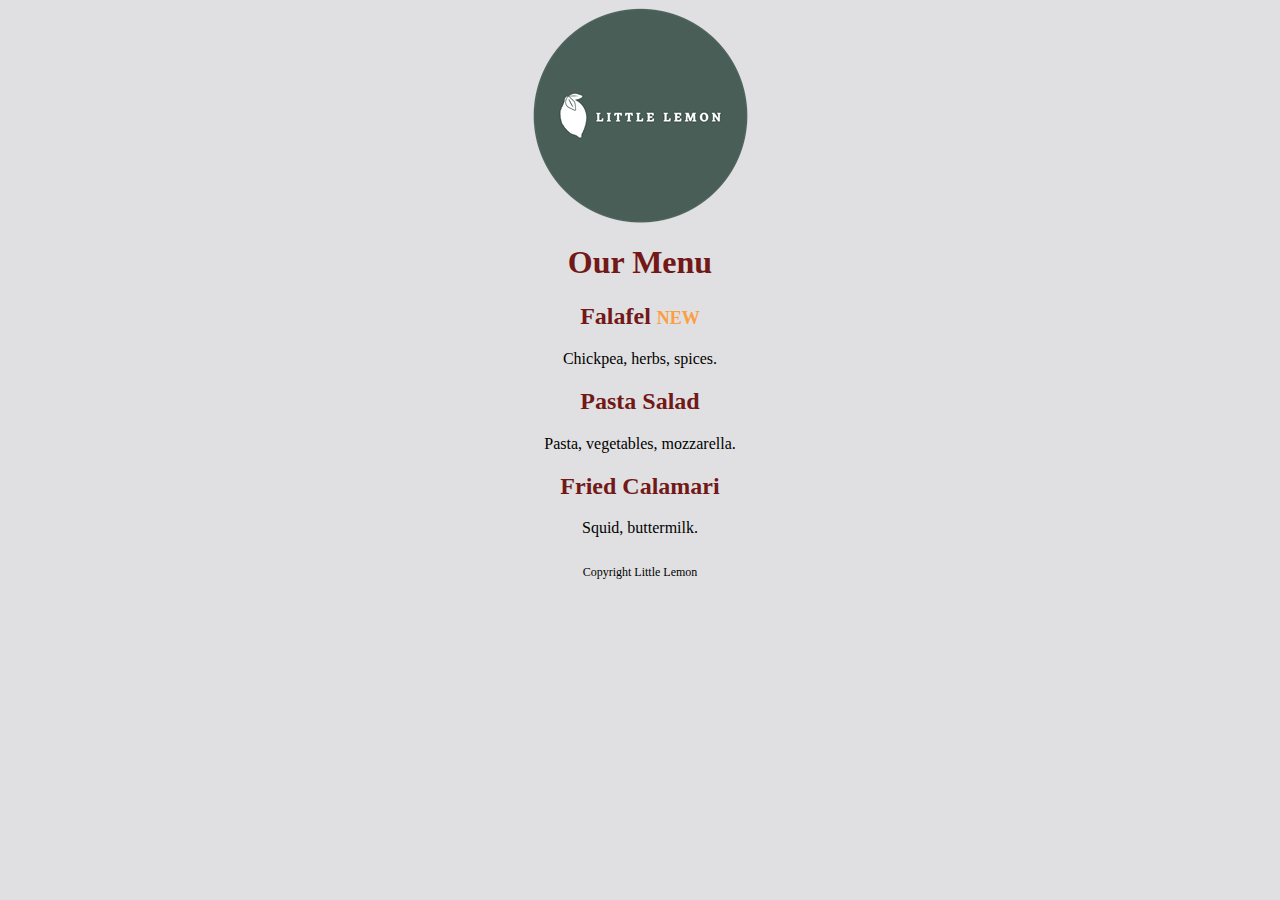
<file: C1-introduction-to-front-end-development/week2/C1W2A2-styling-a-page/index.html>
<!DOCTYPE html>
<html>
<head>
    <title>Little Lemon</title>
    <link rel="stylesheet" href="styles.css">
</head>
<body>
    <div>
        <img src="logo.png" id="logo">
    </div>
    <div class="center-text">
        <h1>Our Menu</h1>
        <h2>Falafel <span>NEW</span></h2>
        <p>Chickpea, herbs, spices.</p>
        <h2>Pasta Salad</h2>
        <p>Pasta, vegetables, mozzarella.</p>
        <h2>Fried Calamari</h2>
        <p>Squid, buttermilk.</p>
    </div>
    <div class="center-text">
        <p id="copyright">
            Copyright Little Lemon
        </p>
    </div>
</body>
</html>
</file>
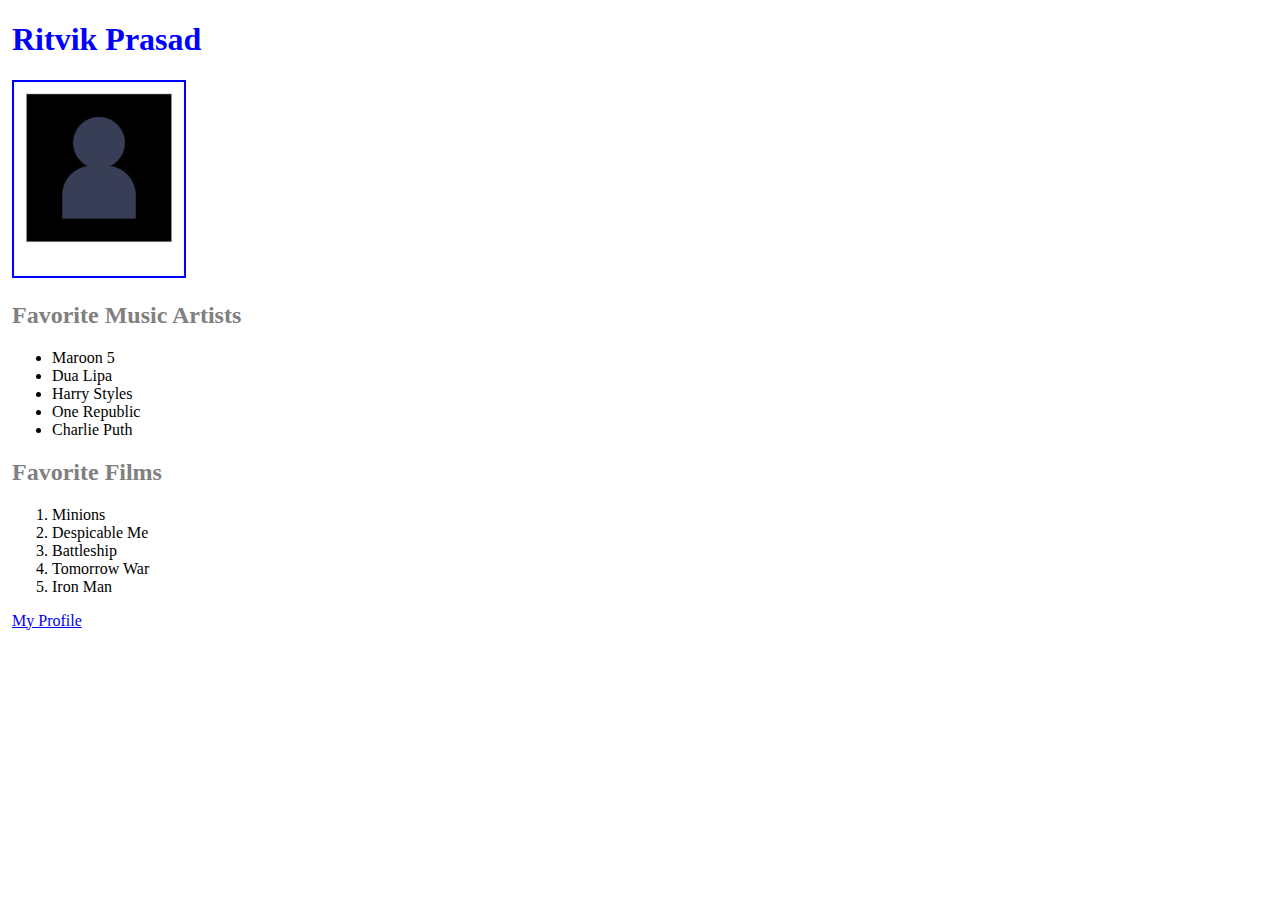
<file: C1-introduction-to-front-end-development/week2/C1W2A3-create-and-style-a-webpage/index.html>
<!DOCTYPE html>
<html lang="en">

<head>
    <meta charset="UTF-8">
    <meta http-equiv="X-UA-Compatible" content="IE=edge">
    <meta name="viewport" content="width=device-width, initial-scale=1.0">
    <title>Ritvik</title>
    <link rel="stylesheet" href="styles.css">
</head>

<body>
    <div>
        <h1>Ritvik Prasad</h1>
    </div>
    <div>
        <img src="photo.jpg" alt="image" id="photo">
    </div>
    <div>
        <h2 id="artists">Favorite Music Artists</h2>
        <ul>
            <li>Maroon 5</li>
            <li>Dua Lipa</li>
            <li>Harry Styles</li>
            <li>One Republic</li>
            <li>Charlie Puth</li>
        </ul>
    </div>
    <div>
        <h2 id="films">Favorite Films</h2>
        <ol>
            <li>Minions</li>
            <li>Despicable Me</li>
            <li>Battleship</li>
            <li>Tomorrow War</li>
            <li>Iron Man</li>
        </ol>
    </div>
    <div>
        <a href="https://www.meta.com/">My Profile</a>
    </div>
</body>

</html>
</file>
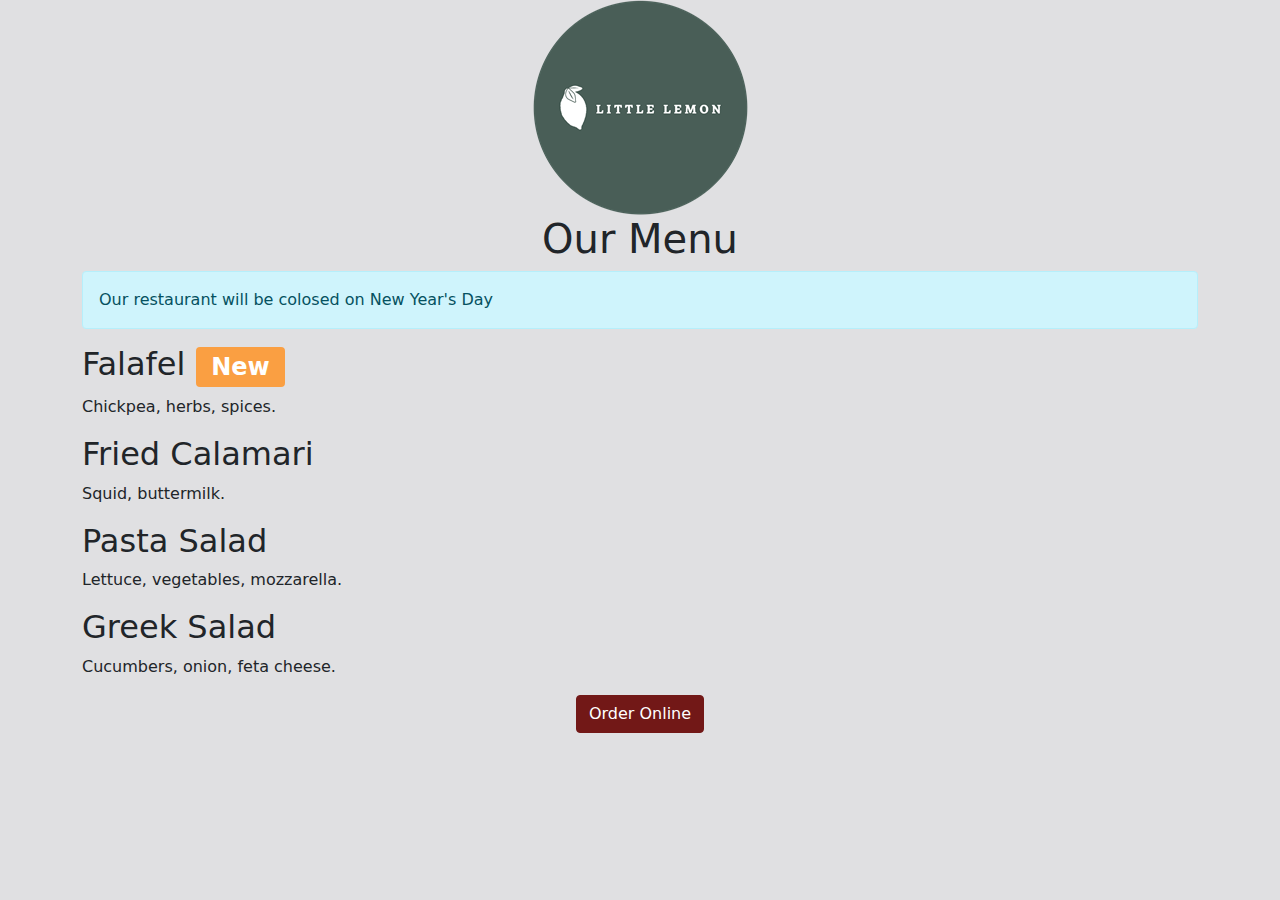
<file: C1-introduction-to-front-end-development/week3/lab1-working-with-bootstrap-grid/index.html>
<!DOCTYPE html>
<html>

<head>
    <title>Little Lemon</title>
    <link href="bootstrap.min.css" rel="stylesheet">
</head>

<body>
    <div class="container">
        <div class="row">
            <div class="col-12">
                <div class="text-center">
                    <img src="logo.png" class="img-fluid">
                </div>
            </div>
        </div>
        <div class="row">
            <div class="col-12">
                <div class="text-center">
                    <h1>Our Menu</h1>
                </div>
                <div class="alert alert-info" role="alert">
                    Our restaurant will be colosed on New Year's Day
                </div>
            </div>
        </div>
        <div class="col-12 col-lg-6">
            <h2>Falafel <span class="badge bg-secondary">New</span></h2>
            <p>Chickpea, herbs, spices.</p>
            <h2>Fried Calamari</h2>
            <p>Squid, buttermilk.</p>
        </div>
        <div class="col-12 col-lg-6">
            <h2>Pasta Salad</h2>
            <p>Lettuce, vegetables, mozzarella.</p>
            <h2>Greek Salad</h2>
            <p>Cucumbers, onion, feta cheese.</p>
        </div>
        <div class="col-12">
            <div class="text-center">
                <button type="button" class="btn btn-primary">Order Online</button>
            </div>
        </div>
    </div>

    <script src="bootstrap.bundle.min.js"></script>
</body>

</html>
</file>
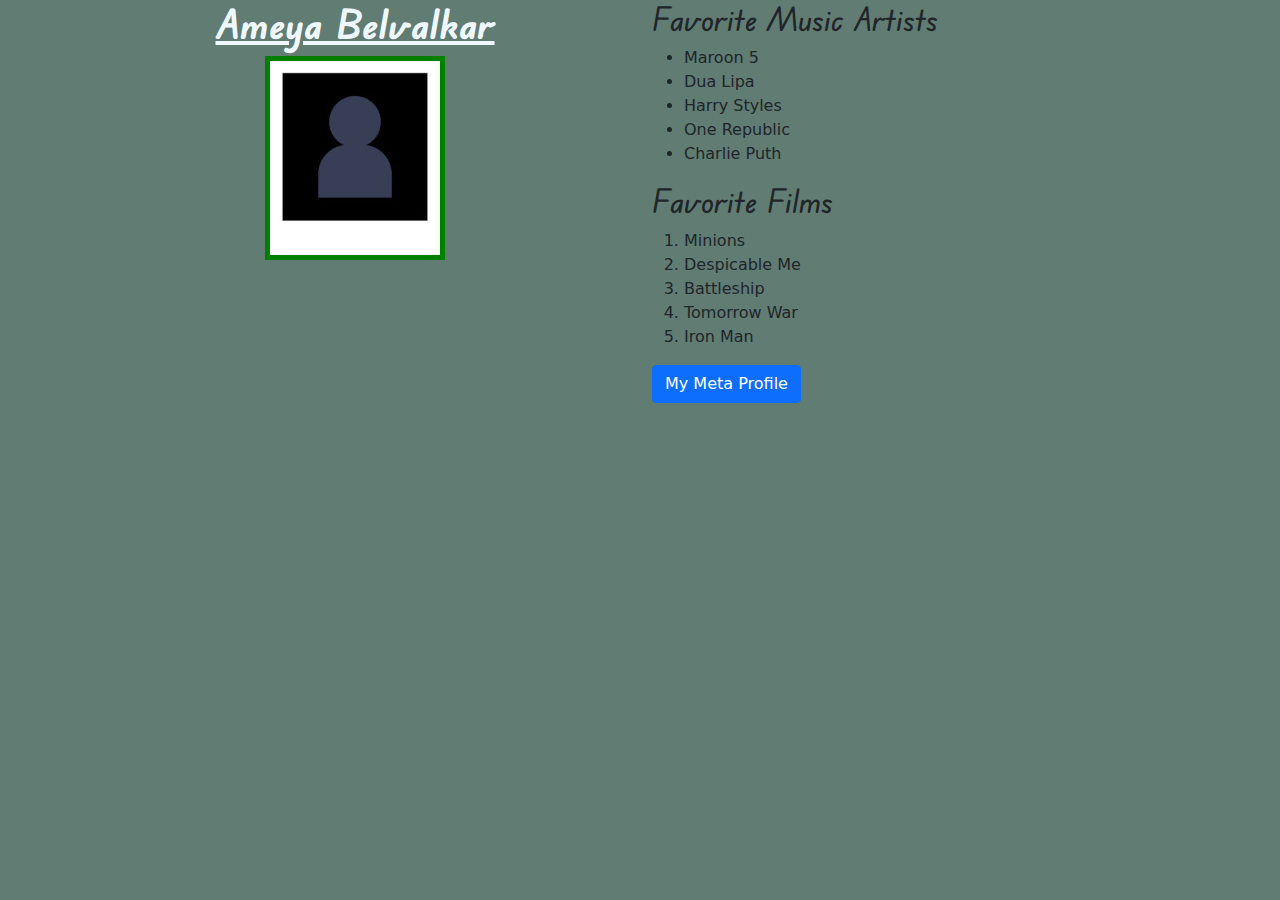
<file: C1-introduction-to-front-end-development/week4/lab-improve-webpage-with-bootstrap/index.html>
<!DOCTYPE html>
<html>

<head>
    <title>My Bio Page</title>
    <link href="bootstrap.min.css" rel="stylesheet">
    <link rel="stylesheet" href="style.css">
    <link rel="preconnect" href="https://fonts.googleapis.com">
    <link rel="preconnect" href="https://fonts.gstatic.com" crossorigin>
    <link href="https://fonts.googleapis.com/css2?family=Edu+TAS+Beginner:wght@700&family=Edu+VIC+WA+NT+Beginner&display=swap" rel="stylesheet">
</head>

<body>
    <div class="container">
        <div class="row">
            <div id="bio" class="col-12 col-lg-6 text-center">
                <h1>Ameya Belvalkar</h1>
                <img src="photo.jpg" class="img-fluid">
            </div>
            <div id="more" class="col-12 col-lg-6">
                <h2 id="artists">Favorite Music Artists</h2>
                <ul>
                    <li>Maroon 5</li>
                    <li>Dua Lipa</li>
                    <li>Harry Styles</li>
                    <li>One Republic</li>
                    <li>Charlie Puth</li>
                </ul>
                <h2 id="films">Favorite Films</h2>
                <ol>
                    <li>Minions</li>
                    <li>Despicable Me</li>
                    <li>Battleship</li>
                    <li>Tomorrow War</li>
                    <li>Iron Man</li>
                </ol>
                <a href="https://www.meta.com/" class="btn btn-primary">My Meta Profile</a>
            </div>
        </div>
    </div>
    <script src="bootstrap.bundle.min.js"></script>
</body>

</html>
</file>
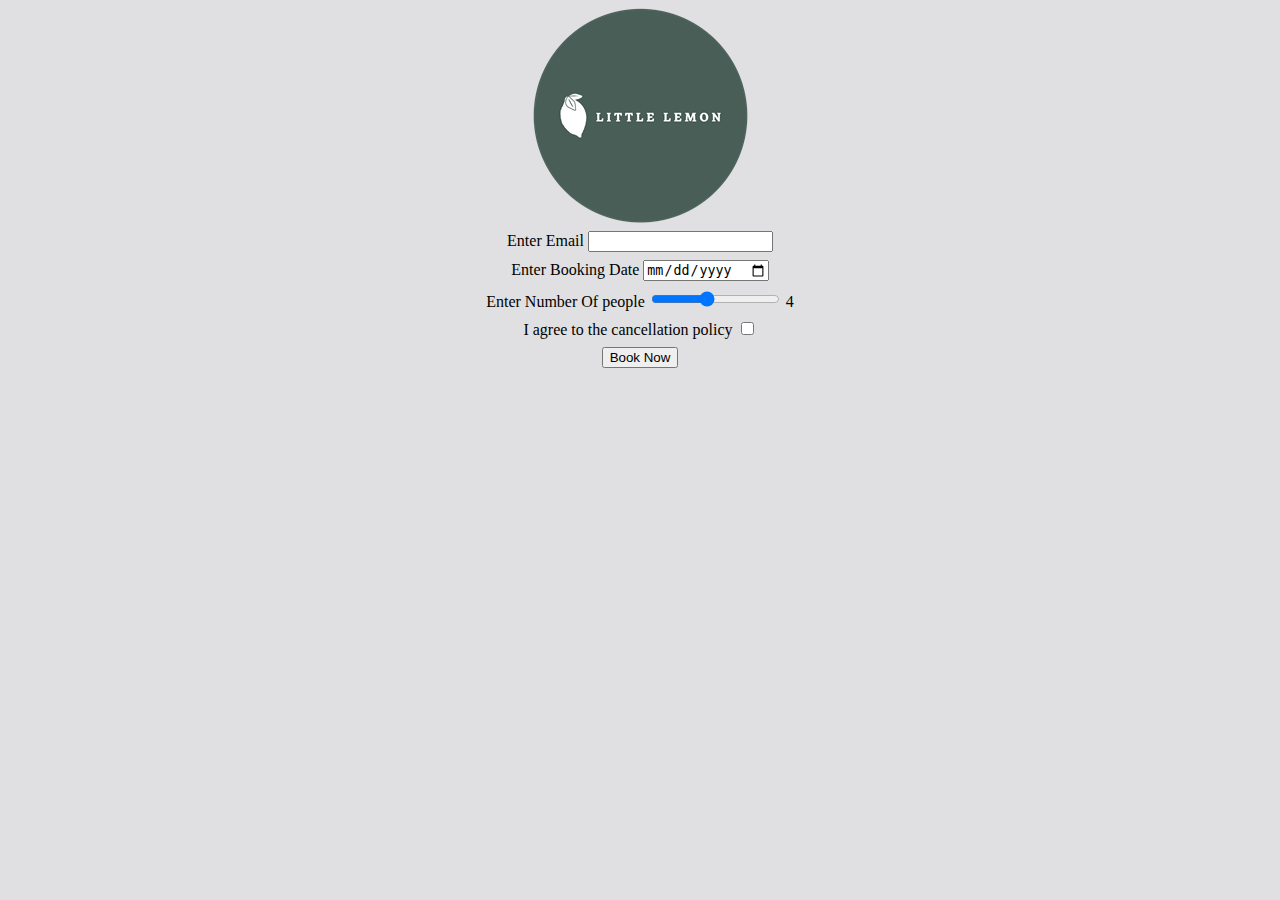
<file: C4-HTML-and-CSS-in-depth/week1/lab-create-a-complex-form/index.html>
<!DOCTYPE html>
<html lang="en">

<head>
    <title>Little Lemon</title>

    <meta property="og:title" content="Our Menu">
    <meta property="og:type" content="website">
    <meta property="og:image" content="logo.png">
    <meta property="og:url" content="https://littlelemon/">
    <meta property="og:description" content="Little Lemon is a family-owned Mediterranean restaurant, focused on traditional recipes served with a modern twist.">
    <meta property="og:locale" content="en_US">
    <meta property="og:site_name" content="Little Lemon">

    <link rel="stylesheet" href="styles.css">
</head>

<body>
    <header>
        <img src="logo.png">
    </header>
    <main>
        <form method="post">

            <div>
                <label for="email">Enter Email</label>
                <input type="email" name="email" id="email">
            </div>
            <div>
                <label for="dob">Enter Booking Date</label>
                <input type="date" name="date_of_booking" id="dob">
            </div>
            <div>
                <label for="nop">Enter Number Of people</label>
                <input type="range" name="no_of_people" id="nop" min="1" max="8" value="4" oninput="this.nextElementSibling.value = this.value">
                <output>4</output>
            </div>
            <div>
                <label for="pol">I agree to the cancellation policy</label>
                <input type="checkbox" name="policy" id="pol">
            </div>
            <button type="submit">Book Now</button>
        </form>
    </main>
</body>

</html>
</file>
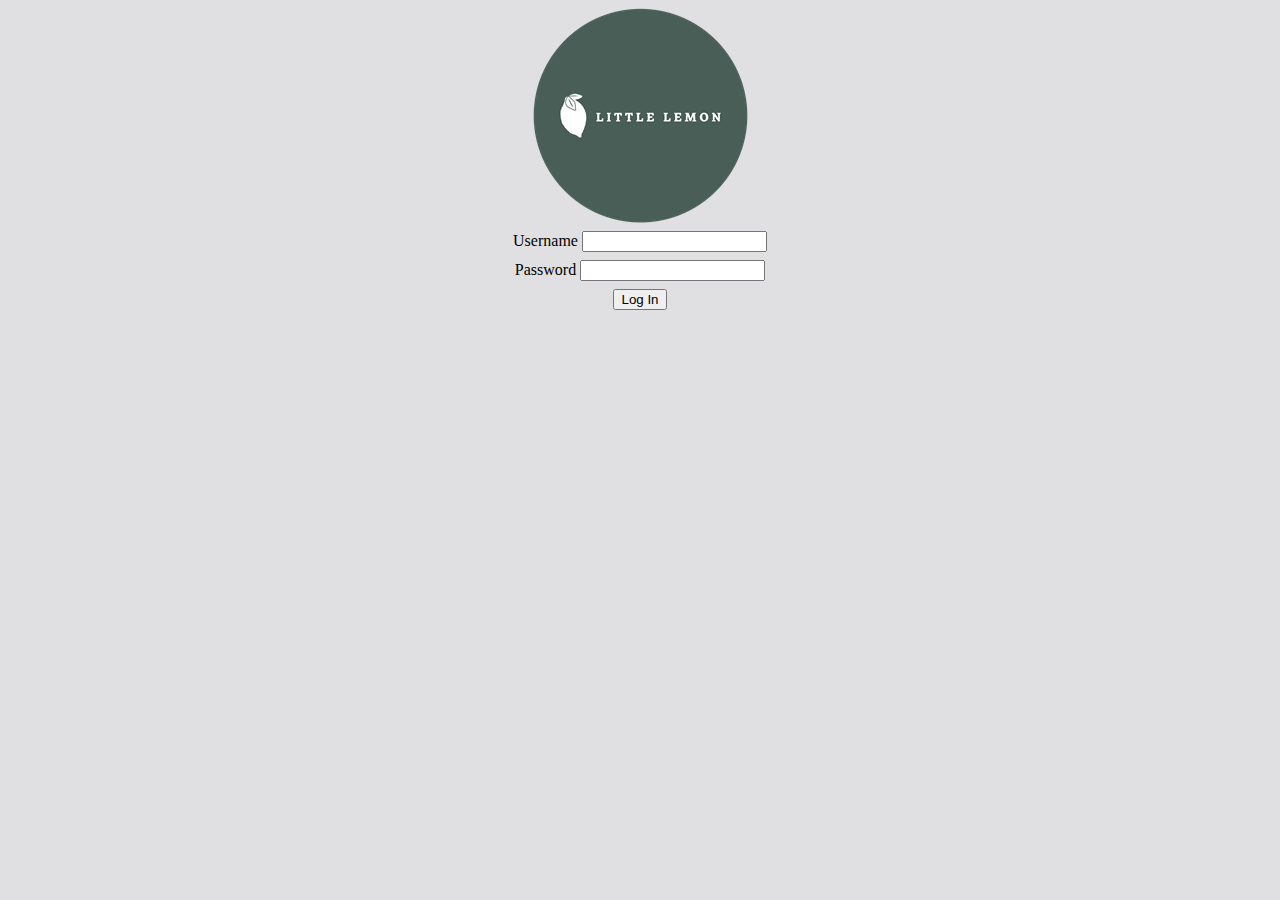
<file: C4-HTML-and-CSS-in-depth/week1/lab-create-and-test-a-form/index.html>
<!DOCTYPE html>
<html lang="en">

<head>
    <title>Little Lemon</title>

    <meta property="og:title" content="Our Menu">
    <meta property="og:type" content="website">
    <meta property="og:image" content="logo.png">
    <meta property="og:url" content="https://littlelemon/">
    <meta property="og:description" content="Little Lemon is a family-owned Mediterranean restaurant, focused on traditional recipes served with a modern twist.">
    <meta property="og:locale" content="en_US">
    <meta property="og:site_name" content="Little Lemon">

    <link rel="stylesheet" href="styles.css">
</head>

<body>
    <header>
        <img src="logo.png">
    </header>
    <main>
        <form action="POST" method="post">
            <div>
                <label for="username">Username</label>
                <input type="text" name="username" id="username" required minlength="2">
            </div>
            <div>
                <label for="passwd">Password</label>
                <input type="password" name="password" id="passwd" required minlength="2">
            </div>
            <button type="submit">Log In</button>
        </form>
    </main>
</body>

</html>
</file>
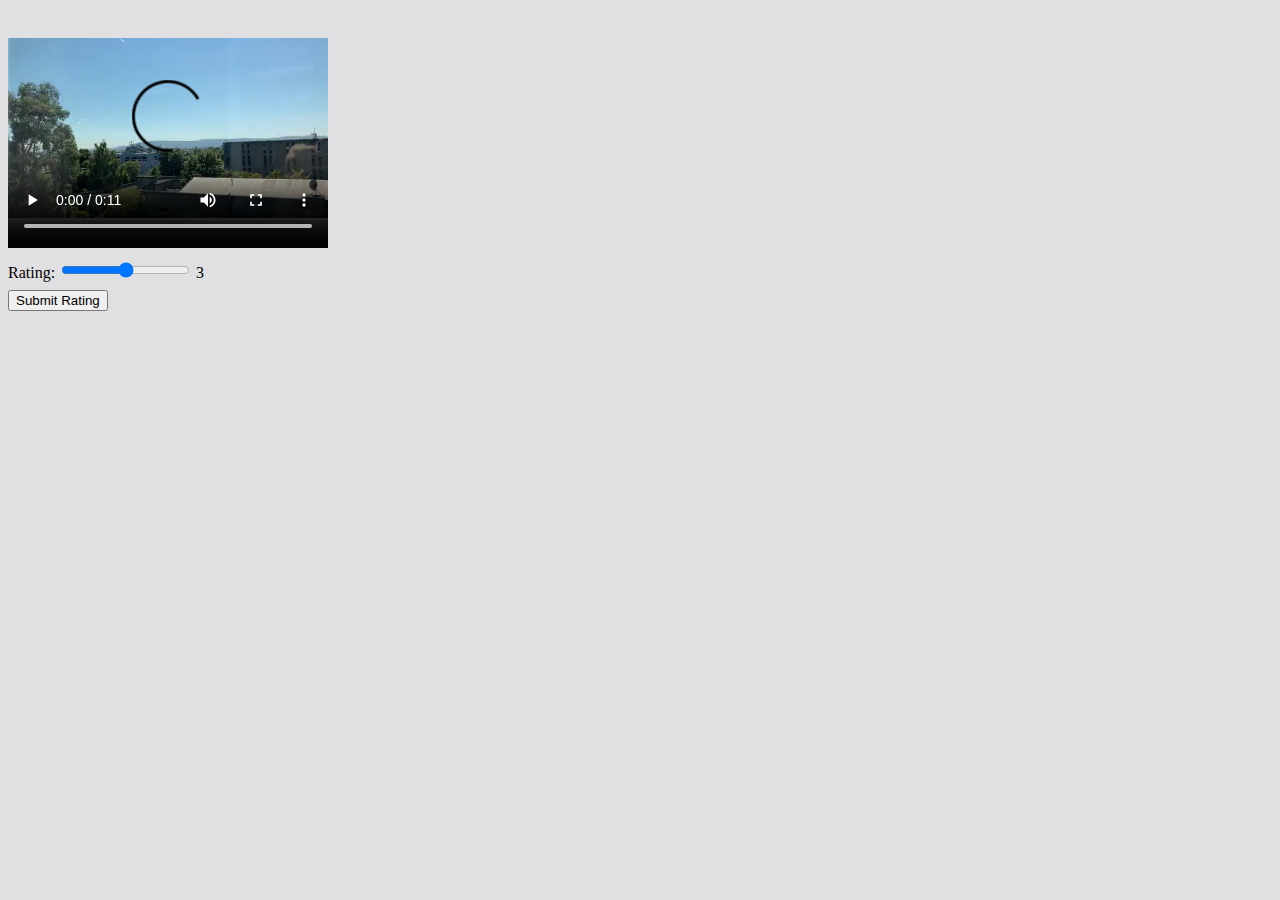
<file: C4-HTML-and-CSS-in-depth/week1/lab-rate-the-media/index.html>
<!DOCTYPE html>
<html lang="en">

<head>
    <title>My Video Rating</title>

    <link rel="stylesheet" href="styles.css">
</head>

<body>
    <video src="video.mp4" controls width="320" height="240" type="video/mp4"></video>
    <form method="post">
        <div>
            <label for="rating">Rating:</label>
            <input type="range" name="rating" id="rating" min="1" max="5" value="3" oninput="this.nextElementSibling.value = this.value">
            <output>3</output>
        </div>
        <button type="submit">Submit Rating</button>
    </form>
</body>

</html>
</file>
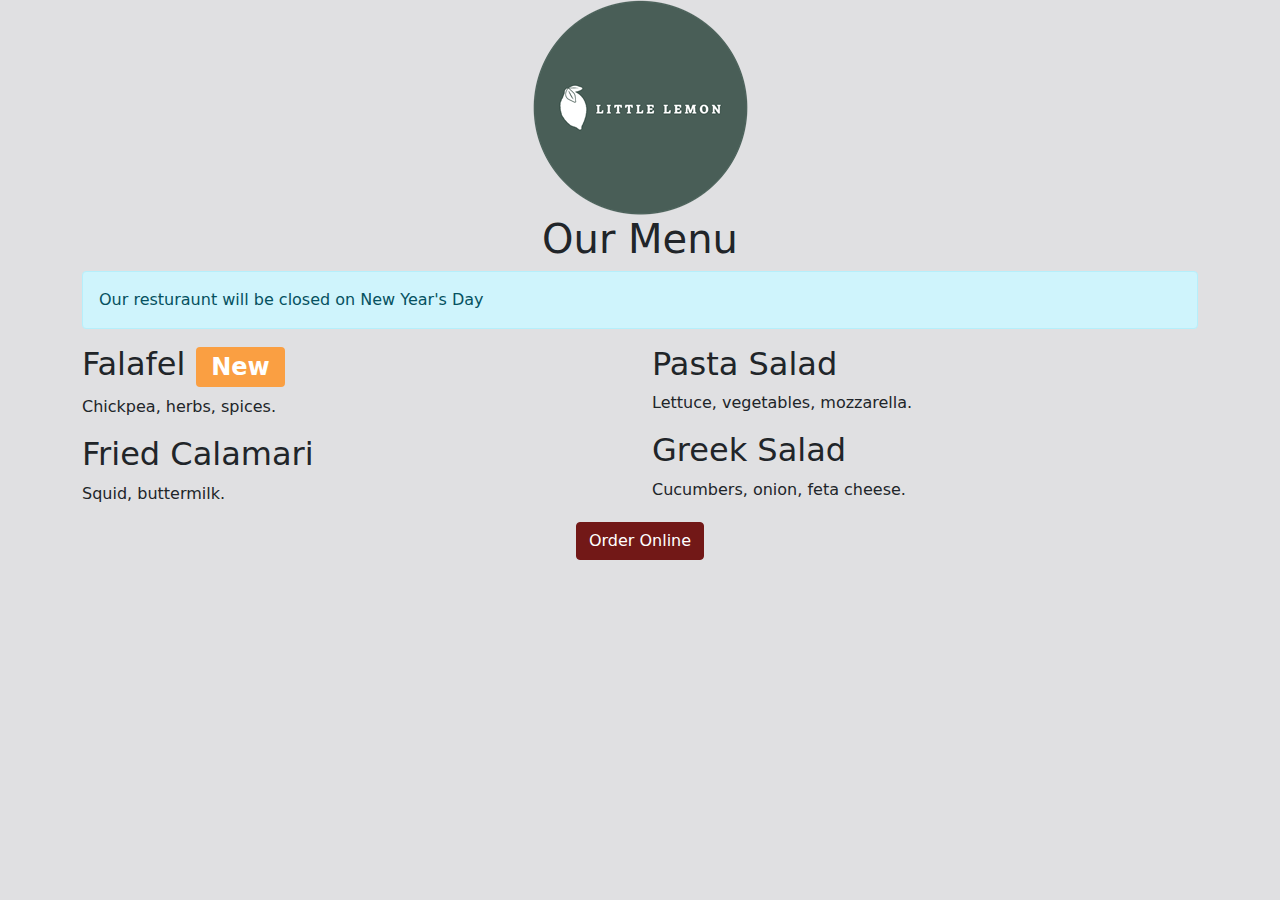
<file: C1-introduction-to-front-end-development/week1/q-examine-the-page/site/index.html>
<!DOCTYPE html>
<html>
<head>
    <title>Little Lemon</title>
    <link href="bootstrap.min.css" rel="stylesheet">
</head>
<body>
    <div class="container">
        <div class="row">
            <div class="col-12">
                <div class="text-center">
                    <img src="logo.png" class="img-fluid" id="logo1">
                </div>
            </div>
        </div>
        <div class="row">
            <div class="col-12">
                <div class="text-center">
                    <h1 id="menu">Our Menu</h1>
                </div>
                <div class="alert alert-info" role="alert">
                    Our resturaunt will be closed on New Year's Day
                </div>
            </div>
        </div>
        <div class="row">
            <div class="col-12 col-lg-6">
                <h2>Falafel <span class="badge bg-secondary">New</span></h2>
                <p>Chickpea, herbs, spices.</p>
                <h2>Fried Calamari</h2>
                <p>Squid, buttermilk.</p>
            </div>
            <div class="col-12 col-lg-6">
                <h2>Pasta Salad</h2>
                <p>Lettuce, vegetables, mozzarella.</p>
                <h2>Greek Salad</h2>
                <p>Cucumbers, onion, feta cheese.</p>
            </div>
        </div>
        <div class="row">
            <div class="col-12">
                <div class="text-center">
                    <button type="button" class="btn btn-primary">Order Online</button>
                </div>
            </div>
        </div>
    </div>
    <script src="bootstrap.bundle.min.js"></script>
</body>
</html>
</file>
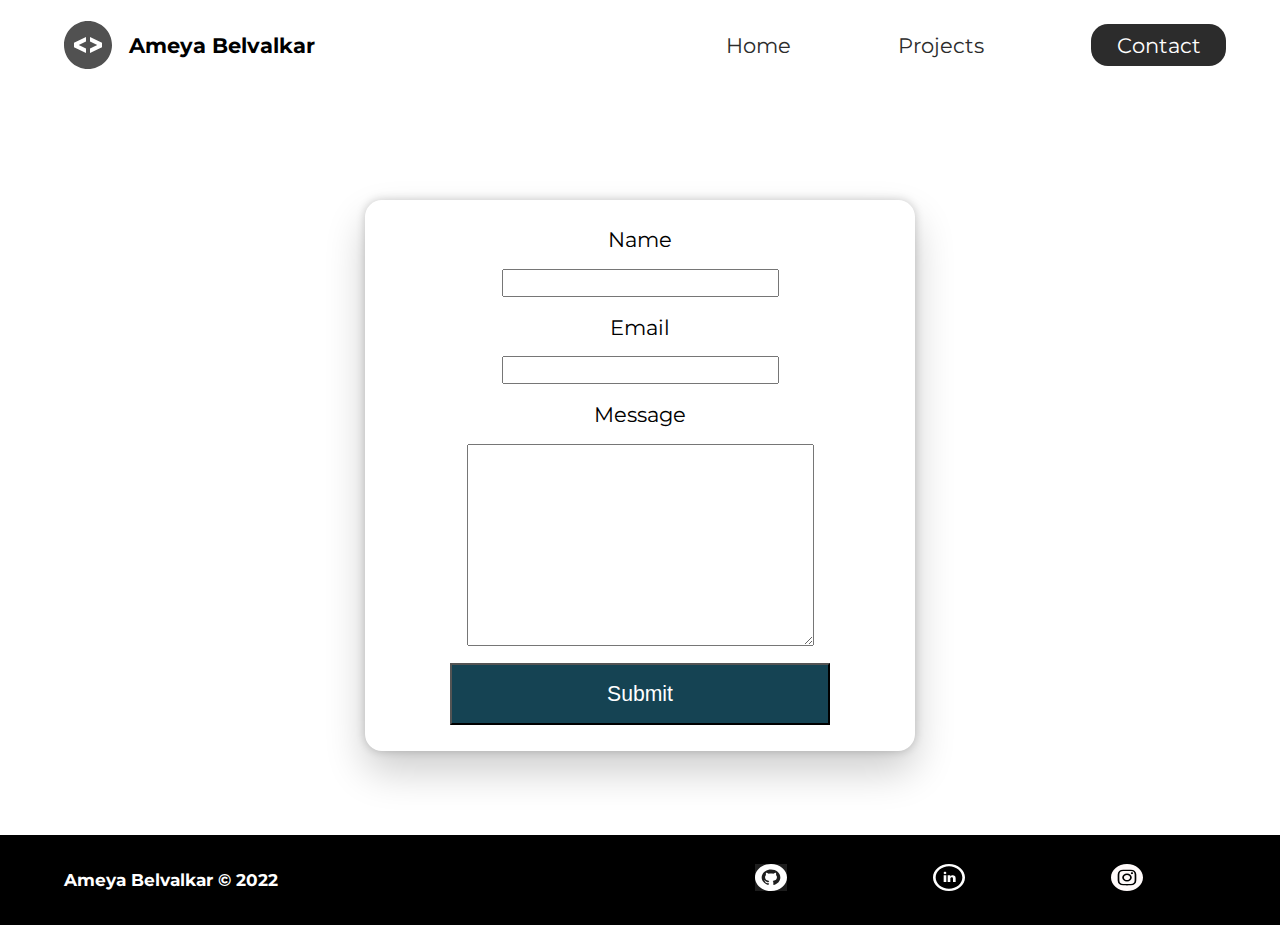
<file: C4-HTML-and-CSS-in-depth/week3/Portfolio-Website/contact/index.html>
<!DOCTYPE html>
<html lang="en">
  <head>
    <meta charset="UTF-8" />
    <meta http-equiv="X-UA-Compatible" content="IE=edge" />
    <meta name="viewport" content="width=device-width, initial-scale=1.0" />
    <meta
      name="description"
      content="Portfolio, Front-End Web Developer,HTML,CSS,JavaScript"
    />
    <title>Ameya Belvalkar | Web Developer</title>
    <link rel="stylesheet" href="../styles/style.css" />
    <link
      href="https://fonts.googleapis.com/css2?family=Montserrat:wght@400;500&display=swap"
      rel="stylesheet"
    />
  </head>
  <body>
    <header class="main-head">
      <nav>
        <div class="logo">
          <img src="../icons/code.svg" alt="" />
          <h1>Ameya Belvalkar</h1>
        </div>
        <ul>
          <li><a href="../index.html">Home</a></li>
          <li><a href="../Projects/">Projects</a></li>
          <li><a class="active" href="./index.html">Contact</a></li>
        </ul>
      </nav>
    </header>
    <section class="form-section">
      <form>
        <label for="name">Name</label>
        <input type="text" name="name" id="name" required />
        <label for="email">Email</label>
        <input type="email" name="email" id="email" required />
        <label for="message">Message</label>
        <textarea name="message" id="message" cols="30" rows="10"></textarea>
        <button type="submit">Submit</button>
      </form>
    </section>
    <footer>
      <h4>Ameya Belvalkar &copy; 2022</h4>
      <ul>
        <li>
          <a href="https://github.com/ameya-6964" target="_blank"
            ><img src="../icons/Untitled (2).svg" alt=""
          /></a>
        </li>
        <li>
          <a
            href="https://www.linkedin.com/in/ameya-belvalkar-210652136/"
            target="_blank"
            ><img src="../icons/Vector (3).svg" alt=""
          /></a>
        </li>
        <li>
          <a href="https://instagram.com/ameya6964_og" target="_blank"
            ><img src="../icons/iconmonstr-instagram-14 1.svg" alt=""
          /></a>
        </li>
      </ul>
    </footer>
  </body>
</html>
</file>
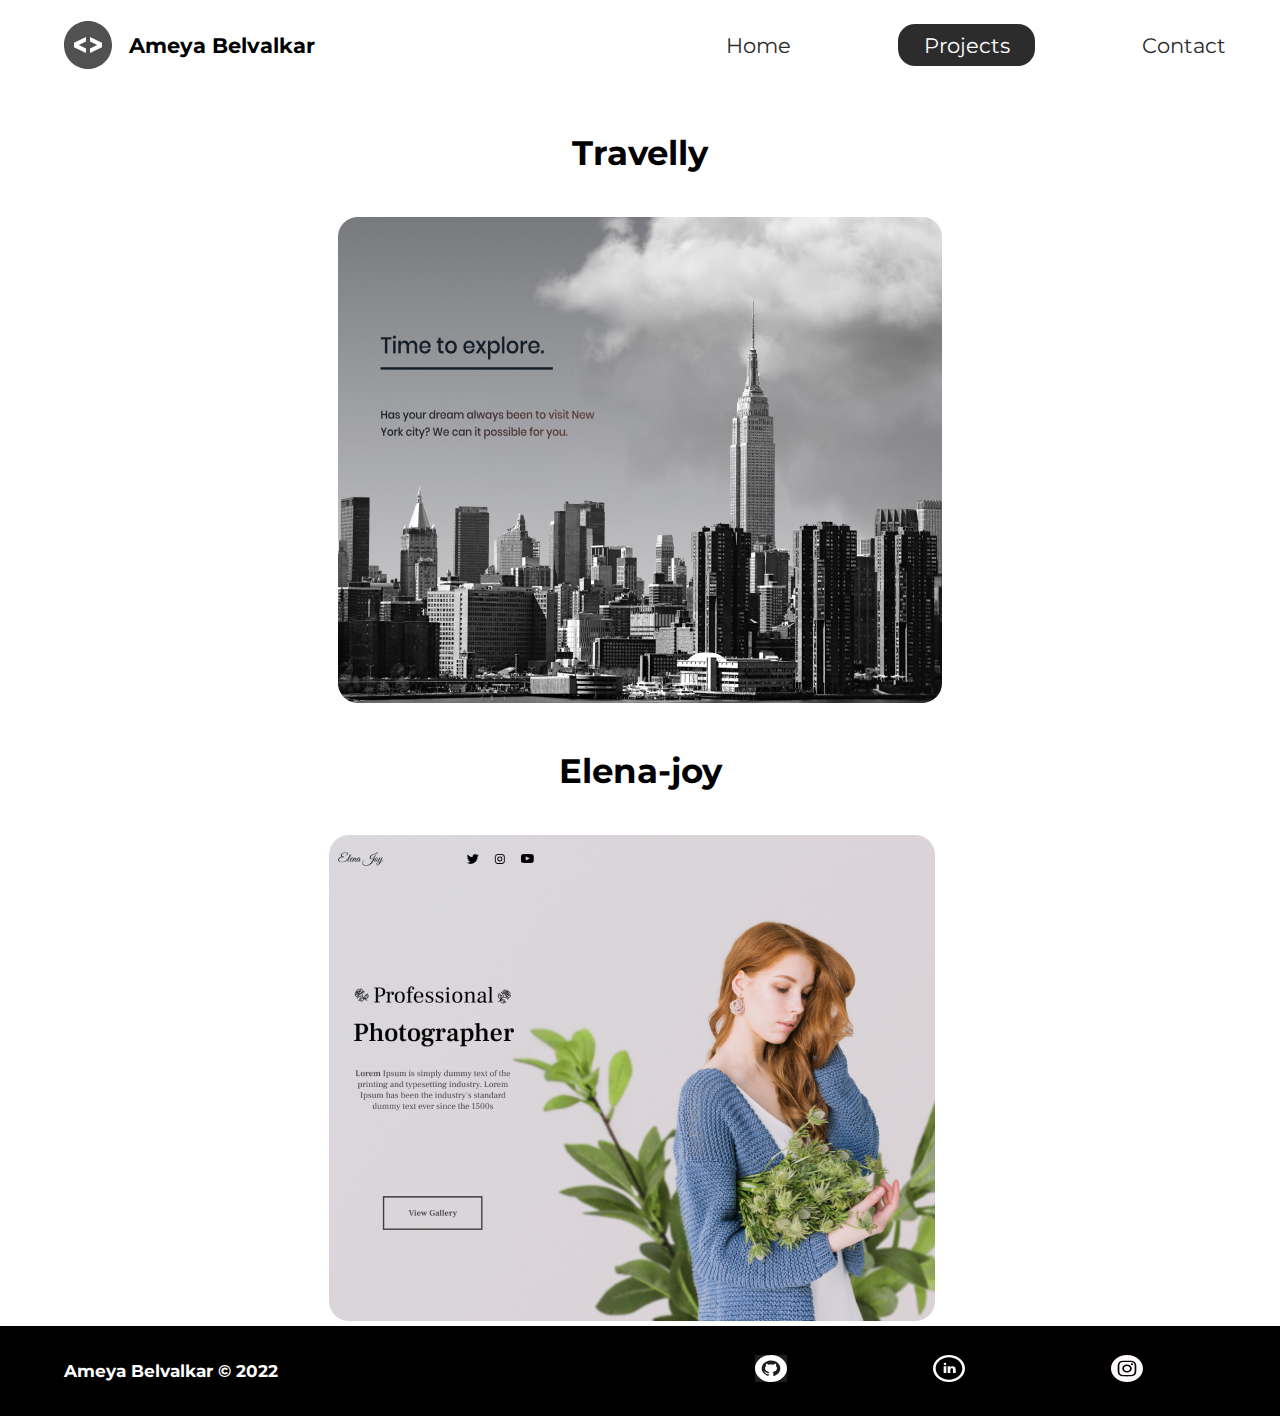
<file: C4-HTML-and-CSS-in-depth/week3/Portfolio-Website/Projects/index.html>
<!DOCTYPE html>
<html lang="en">
  <head>
    <meta charset="UTF-8" />
    <meta http-equiv="X-UA-Compatible" content="IE=edge" />
    <meta name="viewport" content="width=device-width, initial-scale=1.0" />
    <meta
      name="description"
      content="Portfolio, Front-End Web Developer,HTML,CSS,JavaScript"
    />
    <title>Ameya Belvalkar | Web Developer</title>
    <link rel="stylesheet" href="../styles/style.css" />
    <link
      href="https://fonts.googleapis.com/css2?family=Montserrat:wght@400;500&display=swap"
      rel="stylesheet"
    />
  </head>
  <body>
    <header class="main-head">
      <nav>
        <div class="logo">
          <img src="../icons/code.svg" alt="" />
          <h1>Ameya Belvalkar</h1>
        </div>
        <ul>
          <li><a href="../index.html">Home</a></li>
          <li><a class="active" href="./index.html">Projects</a></li>
          <li><a href="../contact/">Contact</a></li>
        </ul>
      </nav>
    </header>
    <section class="projects">
      <div class="travelly">
        <h2>Travelly</h2>
        <a href="https://ameya-travel-website.netlify.app/" target="_blank">
          <img src="../img/travelly.jpg" alt="Travelly-Project-Image" />
        </a>
      </div>
      <div class="elena-joy">
        <h2>Elena-joy</h2>
        <a
          href="https://ameya-photography-project.netlify.app/"
          target="_blank"
        >
          <img src="../img/elena-joy.jpg" alt="Photography-Project-Image"
        /></a>
      </div>
    </section>
    <footer>
      <h4>Ameya Belvalkar &copy; 2022</h4>
      <ul>
        <li>
          <a href="https://github.com/ameya-6964" target="_blank"
            ><img src="../icons/Untitled (2).svg" alt=""
          /></a>
        </li>
        <li>
          <a
            href="https://www.linkedin.com/in/ameya-belvalkar-210652136/"
            target="_blank"
            ><img src="../icons/Vector (3).svg" alt=""
          /></a>
        </li>
        <li>
          <a href="https://instagram.com/ameya6964_og" target="_blank"
            ><img src="../icons/iconmonstr-instagram-14 1.svg" alt=""
          /></a>
        </li>
      </ul>
    </footer>
  </body>
</html>
</file>
<file: C1-introduction-to-front-end-development/week2/C1W2A2-styling-a-page/styles.css>
body {
    background-color: #E0E0E2;
}

h1 {
    color: #721817;
}

h2 {
    color: #721817;
}

.center-text {
    text-align: center;
}

#logo {
    margin-left: auto;
    margin-right: auto;
    display: block;
}

h2>span {
    color: #FA9F42;
    font-size: 0.75em;
}

#copyright {
    font-size: 0.75em;
    padding-top: 12px;
}
</file>
<file: C1-introduction-to-front-end-development/week2/C1W2A3-create-and-style-a-webpage/styles.css>
#photo{
    border: 2px blue solid;
}

h1{
    color: blue;
}

h2{
    color: gray;
}

div{
    margin: 4px;
}
</file>
<file: C1-introduction-to-front-end-development/week4/lab-improve-webpage-with-bootstrap/style.css>
body {
    background-color: rgb(96, 124, 115);
}

h1,
h2 {
    font-family: 'Edu TAS Beginner', cursive;
    font-family: 'Edu VIC WA NT Beginner', cursive;
}

h1 {
    text-decoration: underline;
    font-weight: bolder;
    color: aliceblue;
}

img {
    margin-bottom: 30px;
    border: 5px solid green
}
</file>
<file: C4-HTML-and-CSS-in-depth/week1/lab-create-a-complex-form/styles.css>
body {
    background-color: #E0E0E2;
}

ul {
    list-style-type: none;
    text-align: center;
    padding: 0px;
}

li {
    display: inline;
}

main {
    text-align: center;
}

footer {
    text-align: center;
}

h1 {
    color: #721817;
}

h2 {
    color: #721817;
}

.center-text {
    text-align: center;
}

img {
    display: block;
    margin-left: auto;
    margin-right: auto;
}

h2 > span {
    color: #FA9F42;
    font-size: 0.75em;
}

form > div {
    margin-top: 0.5em;
    margin-bottom: 0.5em;
}

#copyright {
    padding-top: 12px;
    font-size: 0.75em;
}

input:focus:invalid {
    color: red;
    border: red 3px solid;
}
</file>
<file: C4-HTML-and-CSS-in-depth/week1/lab-create-and-test-a-form/styles.css>
body {
    background-color: #E0E0E2;
}

ul {
    list-style-type: none;
    text-align: center;
    padding: 0px;
}

li {
    display: inline;
}

main {
    text-align: center;
}

footer {
    text-align: center;
}

h1 {
    color: #721817;
}

h2 {
    color: #721817;
}

.center-text {
    text-align: center;
}

img {
    display: block;
    margin-left: auto;
    margin-right: auto;
}

h2>span {
    color: #FA9F42;
    font-size: 0.75em;
}

form>div {
    margin-top: 0.5em;
    margin-bottom: 0.5em;
}

#copyright {
    padding-top: 12px;
    font-size: 0.75em;
}

input:focus:invalid {
    color: red;
    border: red 3px solid;
}
</file>
<file: C4-HTML-and-CSS-in-depth/week1/lab-rate-the-media/styles.css>
body {
    background-color: #E0E0E2;
}

ul {
    list-style-type: none;
    text-align: center;
    padding: 0px;
}

li {
    display: inline;
}

main {
    text-align: center;
}

footer {
    text-align: center;
}

h1 {
    color: #721817;
}

h2 {
    color: #721817;
}

.center-text {
    text-align: center;
}

img {
    display: block;
    margin-left: auto;
    margin-right: auto;
}

h2 > span {
    color: #FA9F42;
    font-size: 0.75em;
}

form > div {
    margin-top: 0.5em;
    margin-bottom: 0.5em;
}

#copyright {
    padding-top: 12px;
    font-size: 0.75em;
}

input:invalid {
    color: red;
}
</file>
<file: C4-HTML-and-CSS-in-depth/week3/Portfolio-Website/styles/style.css>
/* Global Styles */
* {
  margin: 0;
  padding: 0;
  box-sizing: border-box;
}

html {
  font-size: 62.5%;
}

body {
  font-family: "Montserrat", sans-serif;
}

h1 {
  font-size: 2.5rem;
}

li,
button,
label,
input,
a,
p {
  font-size: 2.5rem;
}

h2 {
  font-size: 4rem;
}

h3 {
  font-size: 2.5rem;
}

h4,
h5 {
  font-size: 2rem;
}

ul {
  list-style: none;
}

a {
  text-decoration: none;
  color: #2c2c2c;
}

.main-head {
  width: 95%;
  margin: 0 0 0 auto;
}

nav {
  display: flex;
  justify-content: space-between;
  align-items: center;
  flex-direction: row;
  min-height: 10vh;
  width: 60%;
  flex-wrap: wrap;
}
nav .logo {
  display: flex;
  justify-content: flex-start;
  align-items: center;
  flex-direction: row;
  flex: 1 1 10rem;
}
nav .logo h1 {
  margin: 2rem;
}
nav ul {
  display: flex;
  justify-content: space-around;
  align-items: center;
  flex-direction: row;
  flex: 1 1 10rem;
}

.intro {
  min-height: 90vh;
  width: 90%;
  margin: auto;
  flex-wrap: wrap;
  display: flex;
  justify-content: space-between;
  align-items: center;
  flex-direction: row;
}
.intro h2 {
  font-size: 8rem;
  padding-top: 2rem;
  background-image: linear-gradient(to left, #38d39f, #38a4d3);
  -webkit-background-clip: text;
          background-clip: text;
  -webkit-text-fill-color: transparent;
  display: inline-block;
}
.intro h3 {
  font-size: 6rem;
  padding: 2rem 0rem;
}
.intro p {
  padding-top: 2rem;
  color: #2c2c2c;
}

.splash {
  position: absolute;
  top: 0%;
  right: 0%;
  height: 100%;
  z-index: -1;
}

.intro-social {
  margin-top: 4rem;
}
.intro-social a {
  margin-right: 5rem;
}

.active {
  background: #2c2c2c;
  color: white;
  padding: 1rem 3rem;
  border-radius: 2rem;
}

.intro-text,
.intro-images {
  flex: 1 1 40rem;
}

#clock-arrow {
  -webkit-animation: clock 1.5s linear infinite;
          animation: clock 1.5s linear infinite;
  transform-box: fill-box;
  transform-origin: bottom;
}

#me {
  -webkit-animation: me 1s ease infinite alternate;
          animation: me 1s ease infinite alternate;
  transform-origin: bottom;
}

#plant-left {
  -webkit-animation: plant 1.5s ease infinite alternate;
          animation: plant 1.5s ease infinite alternate;
}

#plant-right {
  -webkit-animation: plant 1.5s ease infinite alternate 0.5s;
          animation: plant 1.5s ease infinite alternate 0.5s;
}

@-webkit-keyframes plant {
  from {
    transform: translateY(0%);
  }
  to {
    transform: translateY(-30%);
  }
}

@keyframes plant {
  from {
    transform: translateY(0%);
  }
  to {
    transform: translateY(-30%);
  }
}
@-webkit-keyframes me {
  from {
    transform: rotateZ(5deg);
  }
  to {
    transform: rotateZ(-5deg);
  }
}
@keyframes me {
  from {
    transform: rotateZ(5deg);
  }
  to {
    transform: rotateZ(-5deg);
  }
}
@-webkit-keyframes clock {
  from {
    transform: rotateZ(0deg);
  }
  to {
    transform: rotateZ(360deg);
  }
}
@keyframes clock {
  from {
    transform: rotateZ(0deg);
  }
  to {
    transform: rotateZ(360deg);
  }
}
.projects {
  width: 90%;
  margin: auto;
  min-height: 90vh;
  display: flex;
  justify-content: space-between;
  align-items: center;
  flex-direction: row;
  text-align: center;
  flex-wrap: wrap;
}
.projects h2 {
  margin: 5rem;
}

.travelly, .elena-joy {
  flex: 1 1 40rem;
}

.form-section {
  min-height: 80vh;
  display: flex;
  justify-content: center;
  align-items: center;
  flex-direction: row;
  margin-top: 3rem;
}
.form-section form {
  padding: 3rem 10rem;
  box-shadow: 0px 0px 10px rgba(0, 0, 0, 0.2), 0px 20px 40px rgba(0, 0, 0, 0.2);
  display: flex;
  justify-content: center;
  align-items: center;
  flex-direction: column;
  border-radius: 2rem;
}
.form-section form input, .form-section form textarea {
  margin: 2rem;
}
.form-section form input:focus, .form-section form textarea:focus {
  outline: 2px solid black;
}
.form-section form textarea {
  font-family: "Montserrat", sans-serif;
  font-size: 2rem;
}
.form-section form button {
  width: 100%;
  padding: 2rem;
  background: #154353;
  color: white;
}
.form-section form button:focus {
  background: rgb(51, 105, 107);
}

footer {
  background: black;
  color: white;
  min-height: 10vh;
  padding: 0% 5%;
  display: flex;
  justify-content: flex-start;
  align-items: center;
  flex-direction: row;
}
footer ul {
  flex: 1 1 30rem;
  display: flex;
  justify-content: space-around;
  align-items: center;
  flex-direction: row;
}
footer h4 {
  flex: 1 1 40rem;
}

@media screen and (max-width: 1332px) {
  html {
    font-size: 53%;
  }
  .splash {
    display: none;
  }
  svg {
    width: 80%;
  }
  nav {
    width: 100%;
  }
}
@media screen and (max-width: 754px) {
  html {
    font-size: 45%;
  }
  svg {
    height: 60%;
  }
  .main-head {
    width: 100%;
    margin: 2rem;
  }
  nav .logo {
    display: flex;
    justify-content: center;
    align-items: center;
    flex-direction: column;
    flex: 1 1 20rem;
    margin-top: 2rem;
  }
  nav ul {
    flex: 1 1 60rem;
    margin: 2rem 0rem;
  }
  .intro-text {
    margin-top: 5rem;
    text-align: center;
  }
  .intro-images {
    text-align: center;
    margin-top: 2rem;
  }
  .intro-social {
    display: flex;
    justify-content: center;
    align-items: center;
    flex-direction: row;
  }
  .intro-social a {
    margin: 2rem;
  }
  .elena-joy, .travelly {
    flex: 1 1 40rem;
  }
  .elena-joy img, .travelly img {
    width: 100%;
    height: 100%;
  }
  form {
    padding: 0rem;
    width: 100%;
  }
  footer {
    font-size: 50%;
  }
}/*# sourceMappingURL=style.css.map */
</file>
